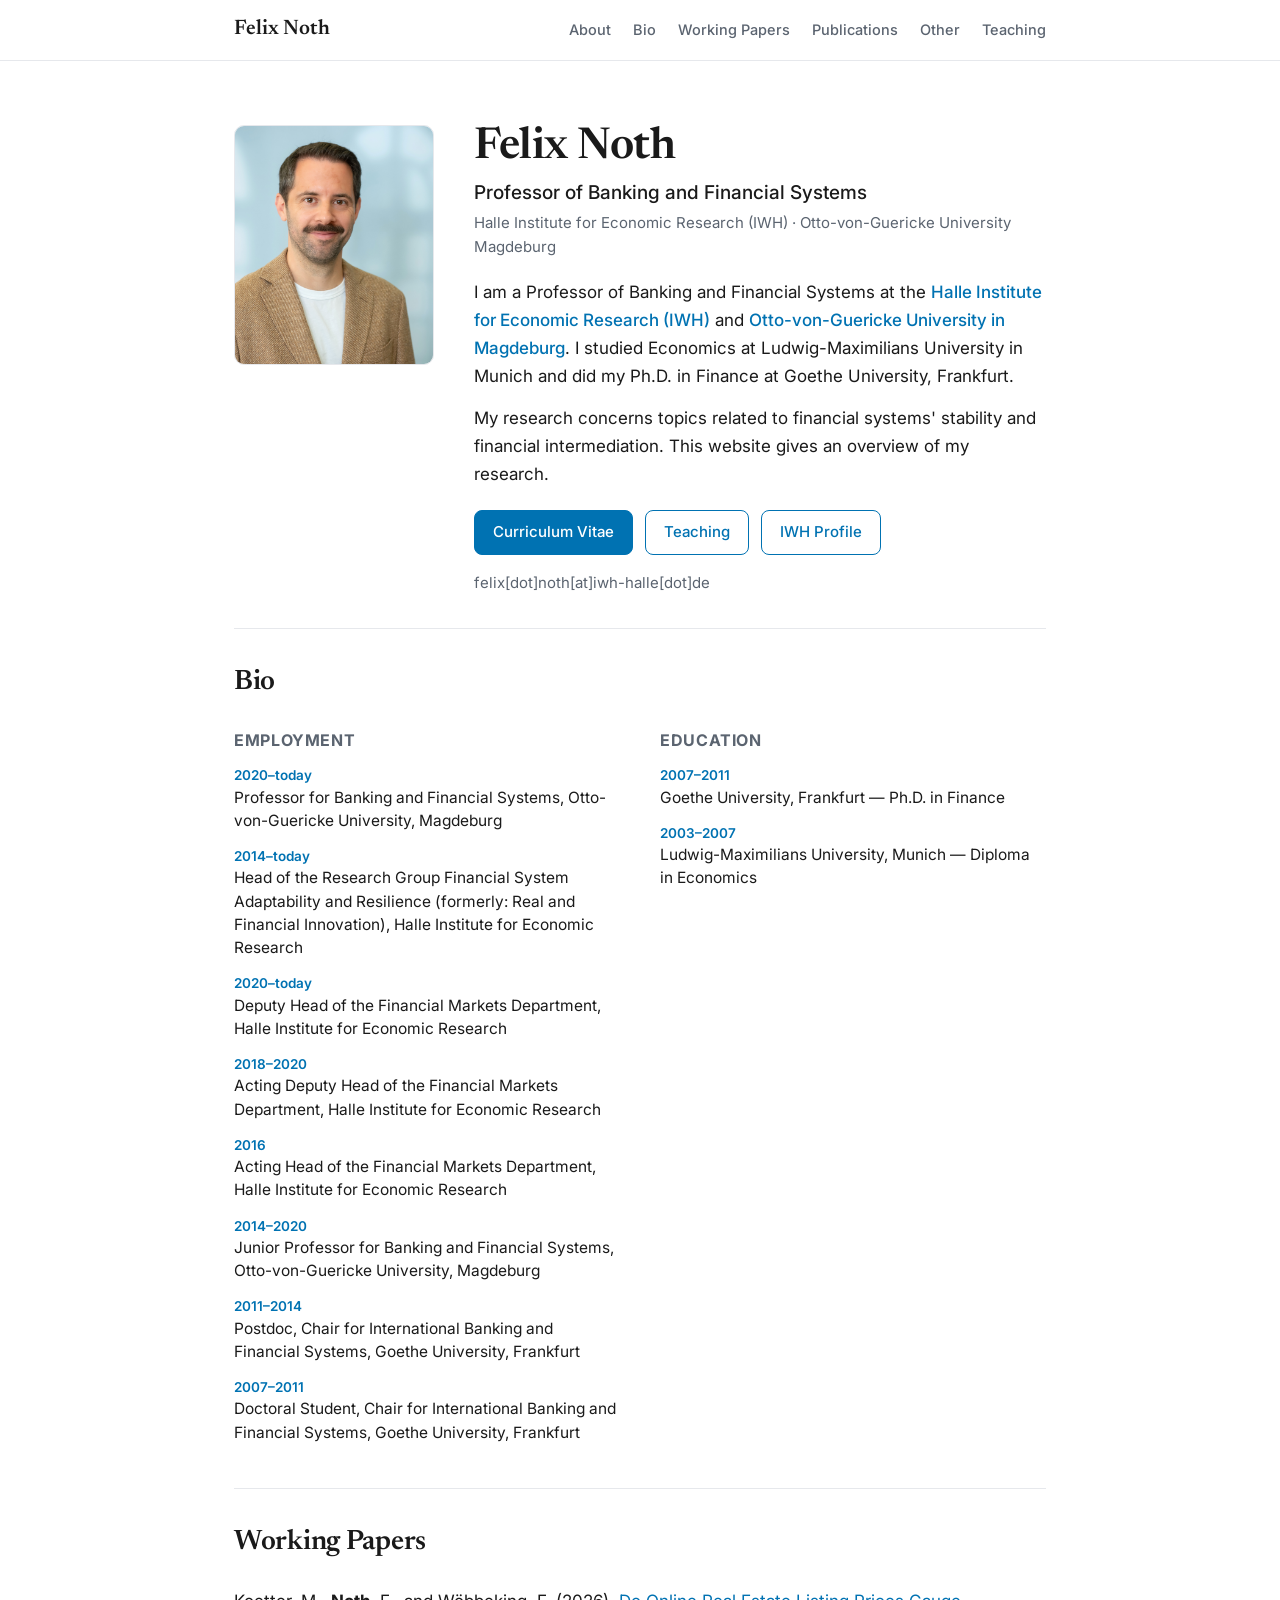
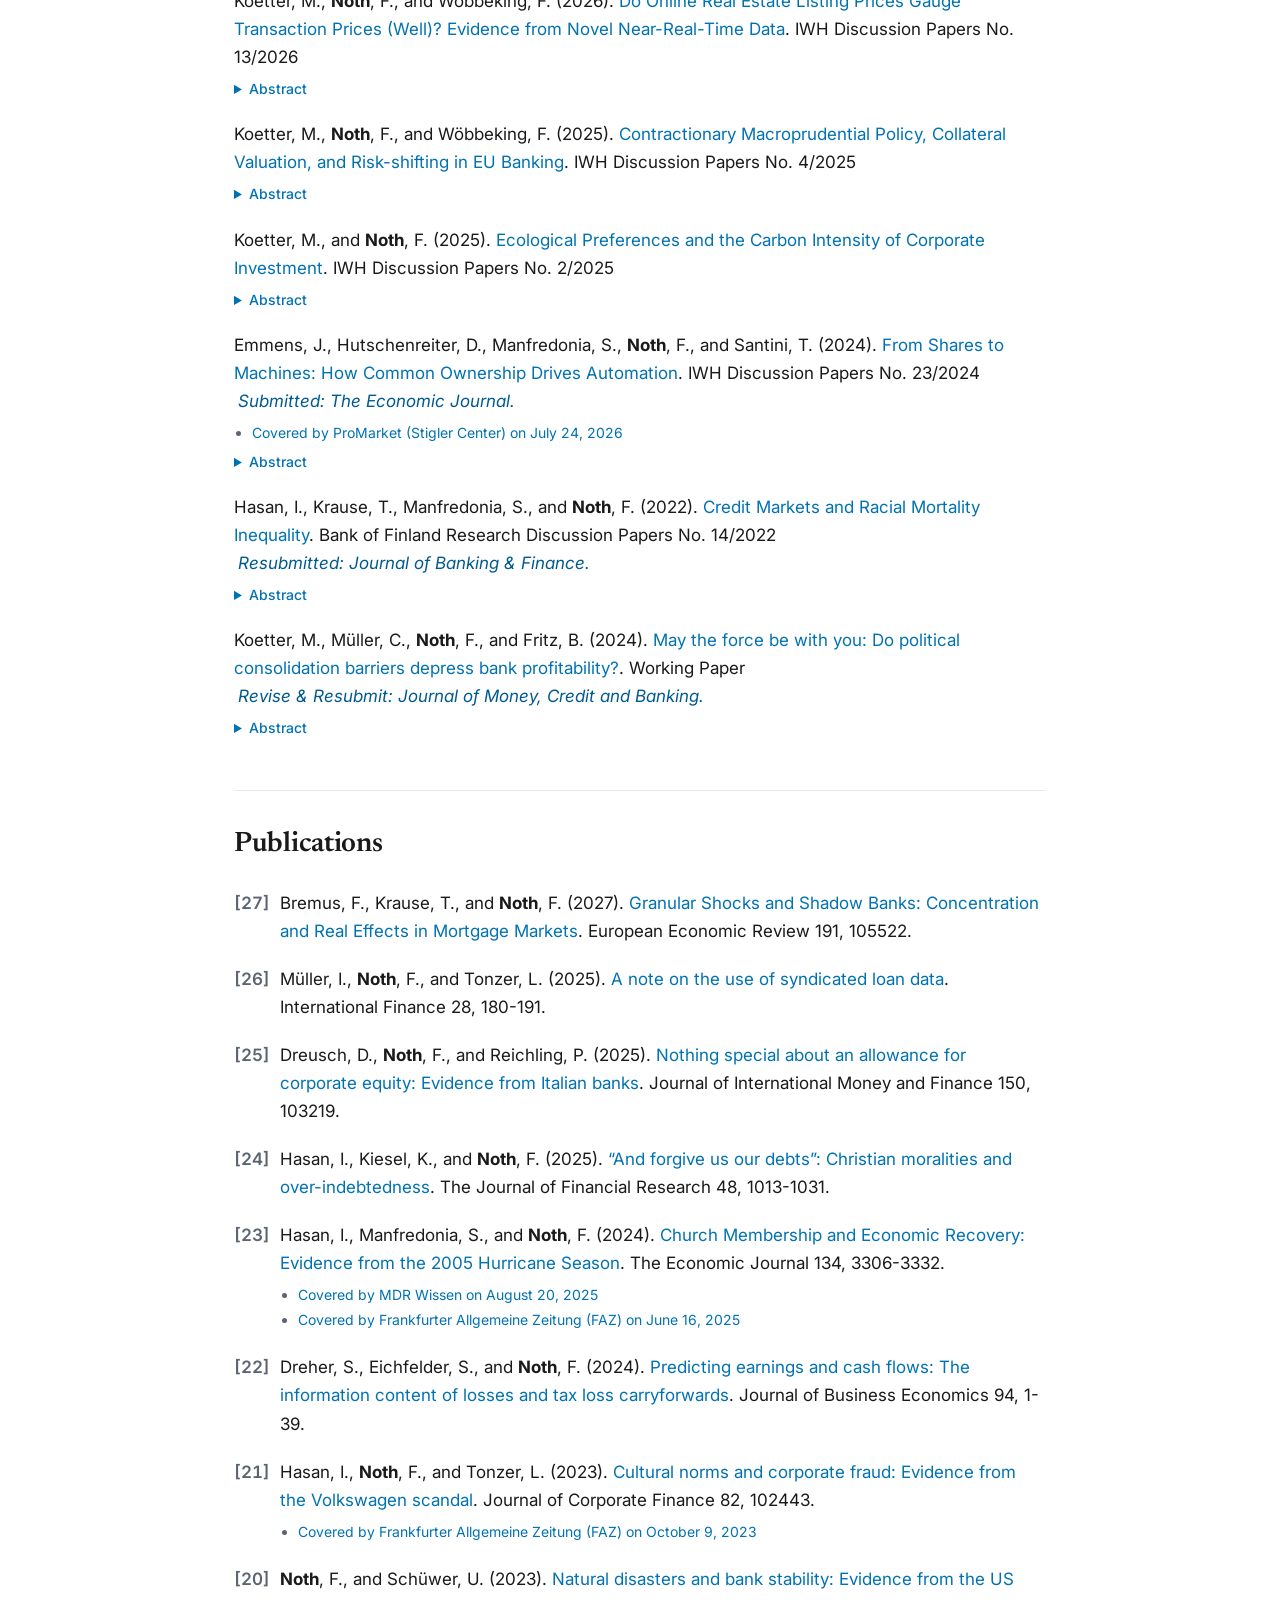
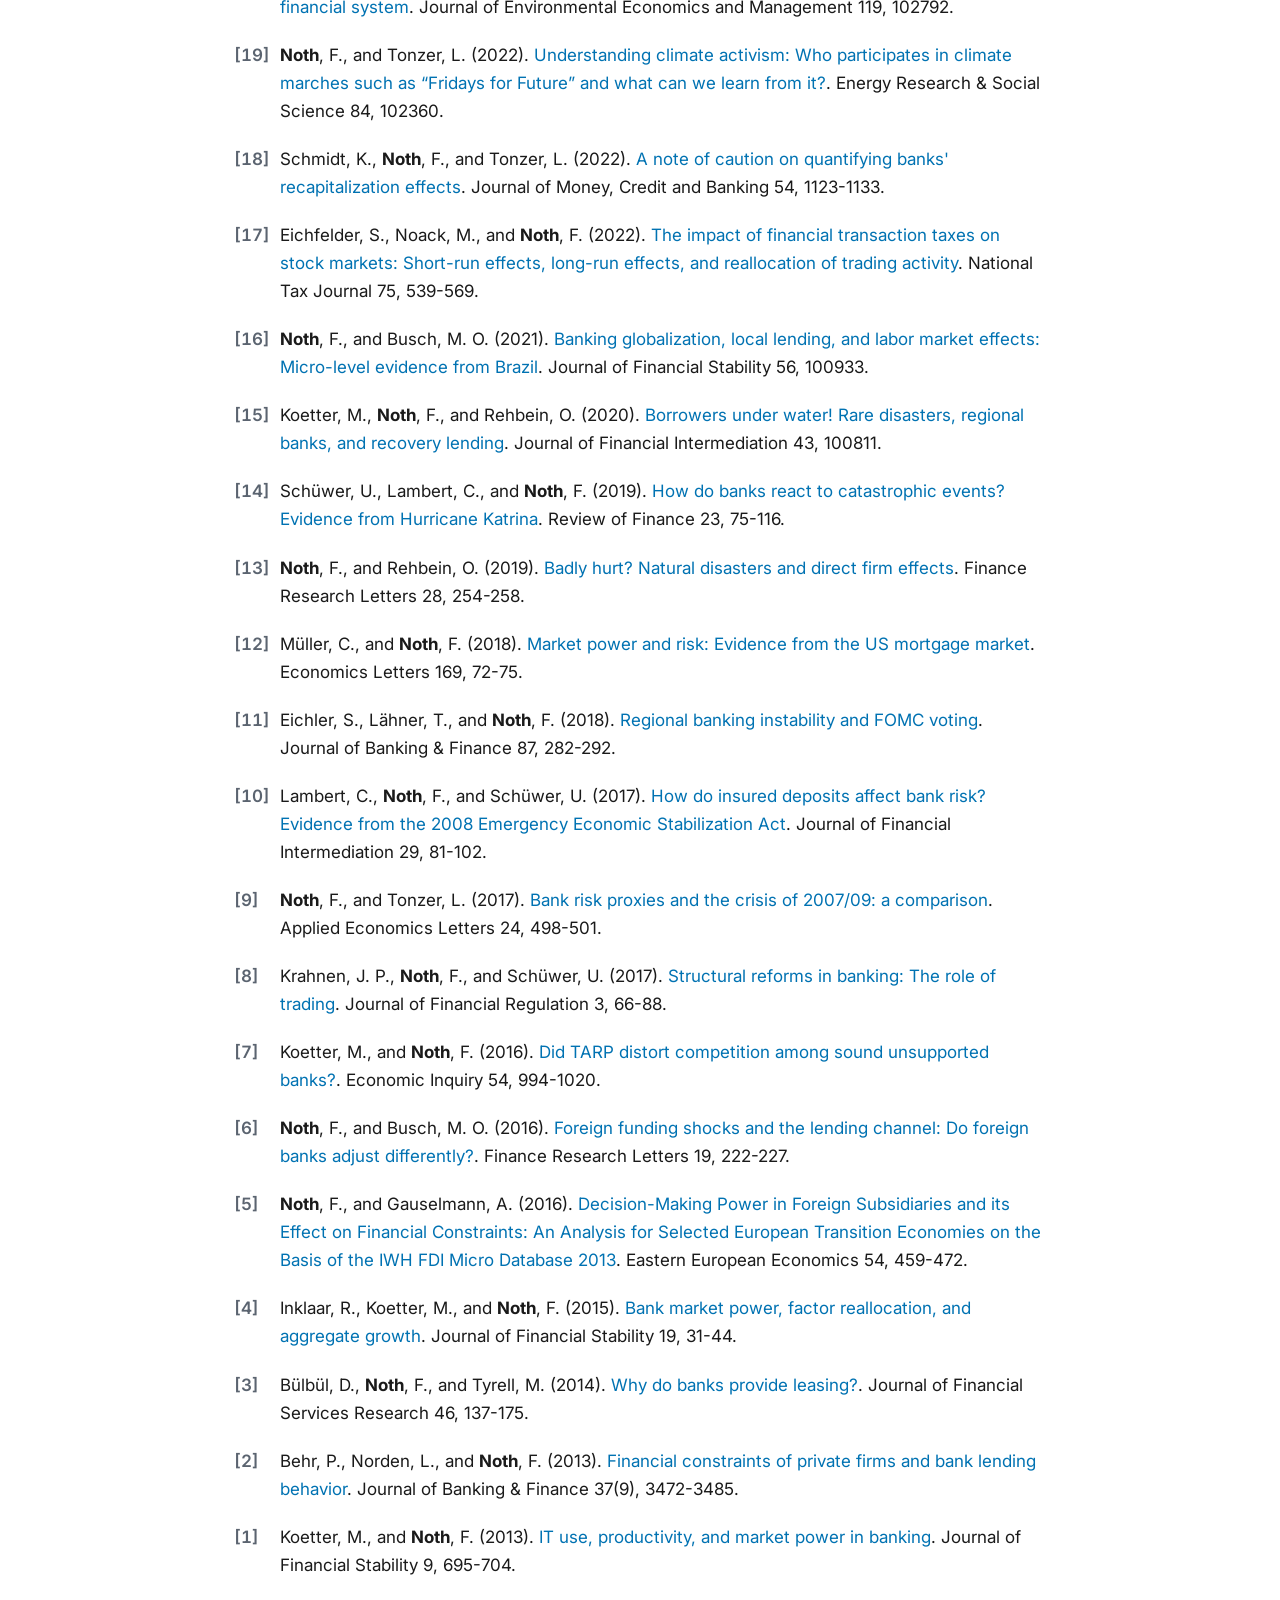
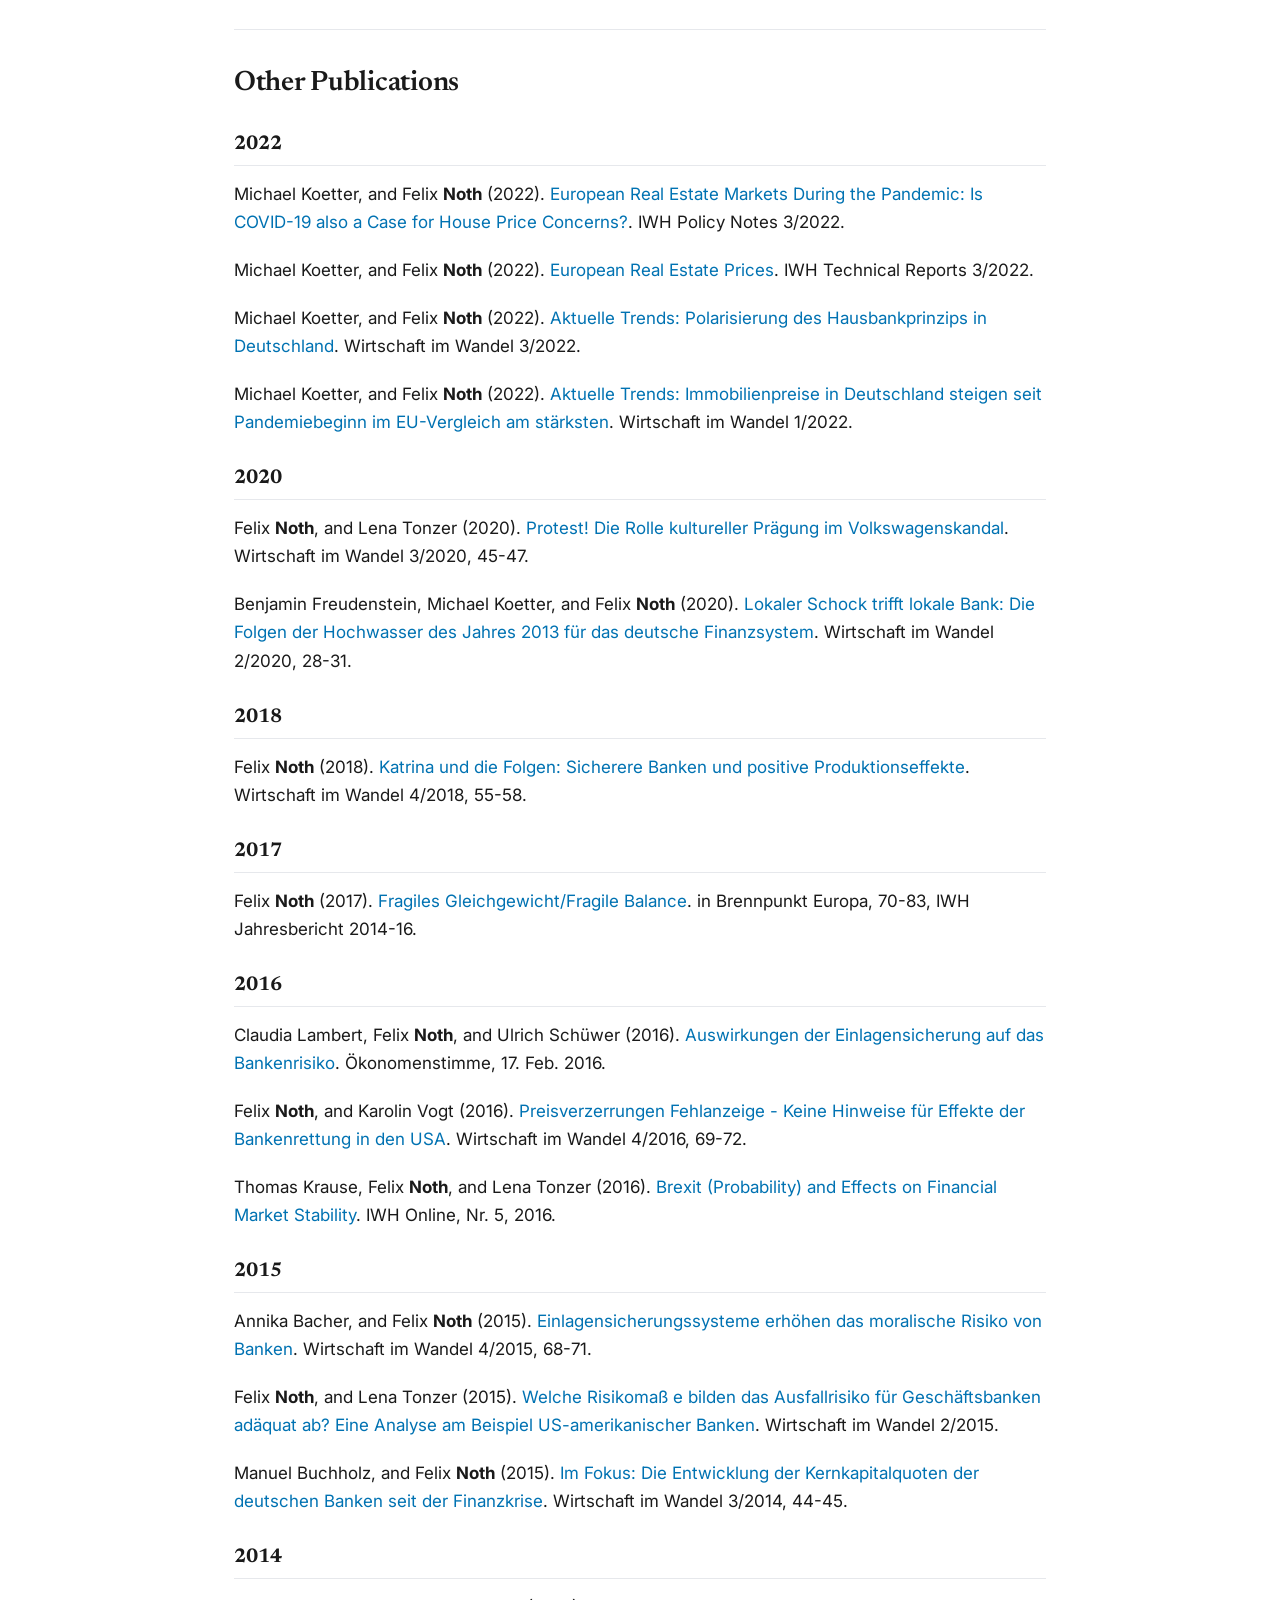
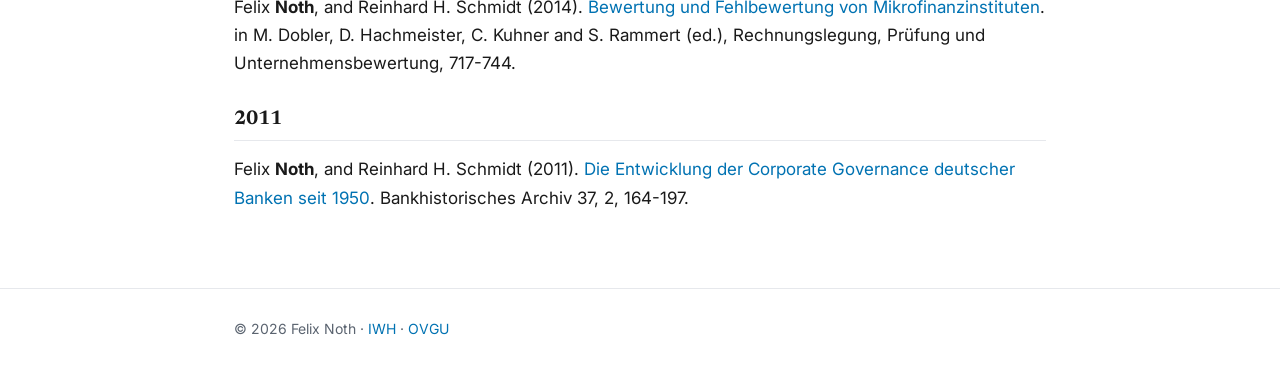
<file: index.html>
<!DOCTYPE html>
<html lang="en">
<head>
  <meta charset="utf-8">
  <meta name="viewport" content="width=device-width, initial-scale=1">
  <title>Felix Noth</title>
  <meta name="description" content="Felix Noth — Professor of Banking and Financial Systems (IWH Halle & OVGU Magdeburg). Research on financial stability and financial intermediation.">
  <link rel="preconnect" href="https://fonts.googleapis.com">
  <link rel="preconnect" href="https://fonts.gstatic.com" crossorigin>
  <link href="https://fonts.googleapis.com/css2?family=Newsreader:ital,opsz,wght@0,6..72,400;0,6..72,600;1,6..72,400&family=Inter:wght@400;500;600&display=swap" rel="stylesheet">
  <link rel="stylesheet" href="style.css">
</head>
<body>

  <header class="topnav">
    <div class="wrap nav-inner">
      <a href="#top" class="brand">Felix Noth</a>
      <nav>
        <a href="#about">About</a>
        <a href="#bio">Bio</a>
        <a href="#working-papers">Working Papers</a>
        <a href="#publications">Publications</a>
        <a href="#other">Other</a>
        <a href="/teaching/" target="_blank" rel="noopener">Teaching</a>
      </nav>
    </div>
  </header>

  <main class="wrap" id="top">

    <!-- ABOUT / HERO -->
    <section id="about" class="hero">
      <div class="hero-photo">
        <!-- Drop a square-ish photo named profile.jpg into assets/ to show it here -->
        <img src="assets/profile.jpg" alt="Felix Noth"
             onerror="this.style.display='none';this.parentNode.classList.add('noimg')">
      </div>
      <div class="hero-text">
        <h1>Felix Noth</h1>
        <p class="tagline">Professor of Banking and Financial Systems</p>
        <p class="affil">Halle Institute for Economic Research (IWH) &middot; Otto-von-Guericke University Magdeburg</p>
        <p class="lede">
          I am a Professor of Banking and Financial Systems at the
          <a href="https://www.iwh-halle.de/en/about-the-iwh/team/detail/felix-noth/" target="_blank" rel="noopener">Halle Institute for Economic Research (IWH)</a>
          and
          <a href="https://www.cepa.ovgu.de/Researchers/Jun__Prof_+Dr_+Felix+Noth-p-142.html" target="_blank" rel="noopener">Otto-von-Guericke University in Magdeburg</a>.
          I studied Economics at Ludwig-Maximilians University in Munich and did my Ph.D. in Finance at Goethe University, Frankfurt.
        </p>
        <p class="lede">
          My research concerns topics related to financial systems' stability and financial intermediation.
          This website gives an overview of my research.
        </p>
        <div class="actions">
          <a class="btn" href="cv.html">Curriculum Vitae</a>
          <a class="btn ghost" href="/teaching/" target="_blank" rel="noopener">Teaching</a>
          <a class="btn ghost" href="https://www.iwh-halle.de/en/about-the-iwh/team/detail/felix-noth/" target="_blank" rel="noopener">IWH Profile</a>
        </div>
        <p class="contact">felix<span aria-hidden="true">[dot]</span>noth<span aria-hidden="true">[at]</span>iwh-halle<span aria-hidden="true">[dot]</span>de</p>
      </div>
    </section>

    <!-- BIO -->
    <section id="bio">
      <h2>Bio</h2>
      <div class="bio-grid">
        <div>
          <h3>Employment</h3>
          <ul class="timeline">
            <li><span class="years">2020&ndash;today</span> Professor for Banking and Financial Systems, Otto-von-Guericke University, Magdeburg</li>
            <li><span class="years">2014&ndash;today</span> Head of the Research Group Financial System Adaptability and Resilience (formerly: Real and Financial Innovation), Halle Institute for Economic Research</li>
            <li><span class="years">2020&ndash;today</span> Deputy Head of the Financial Markets Department, Halle Institute for Economic Research</li>
            <li><span class="years">2018&ndash;2020</span> Acting Deputy Head of the Financial Markets Department, Halle Institute for Economic Research</li>
            <li><span class="years">2016</span> Acting Head of the Financial Markets Department, Halle Institute for Economic Research</li>
            <li><span class="years">2014&ndash;2020</span> Junior Professor for Banking and Financial Systems, Otto-von-Guericke University, Magdeburg</li>
            <li><span class="years">2011&ndash;2014</span> Postdoc, Chair for International Banking and Financial Systems, Goethe University, Frankfurt</li>
            <li><span class="years">2007&ndash;2011</span> Doctoral Student, Chair for International Banking and Financial Systems, Goethe University, Frankfurt</li>
          </ul>
        </div>
        <div>
          <h3>Education</h3>
          <ul class="timeline">
            <li><span class="years">2007&ndash;2011</span> Goethe University, Frankfurt &mdash; Ph.D. in Finance</li>
            <li><span class="years">2003&ndash;2007</span> Ludwig-Maximilians University, Munich &mdash; Diploma in Economics</li>
          </ul>
        </div>
      </div>
    </section>

    <!-- WORKING PAPERS -->
    <section id="working-papers">
      <h2>Working Papers</h2>
      <div id="working-papers-list" class="pub-list"></div>
    </section>

    <!-- PUBLICATIONS -->
    <section id="publications">
      <h2>Publications</h2>
      <div id="publications-list" class="pub-list"></div>
    </section>

    <!-- OTHER PUBLICATIONS -->
    <section id="other">
      <h2>Other Publications</h2>
      <div id="other-list" class="pub-list"></div>
    </section>

  </main>

  <footer>
    <div class="wrap">
      <p>&copy; <span id="year"></span> Felix Noth &middot;
        <a href="https://www.iwh-halle.de/en/about-the-iwh/team/detail/felix-noth/" target="_blank" rel="noopener">IWH</a> &middot;
        <a href="https://www.cepa.ovgu.de/Researchers/Jun__Prof_+Dr_+Felix+Noth-p-142.html" target="_blank" rel="noopener">OVGU</a>
      </p>
    </div>
  </footer>

  <script>document.getElementById("year").textContent = new Date().getFullYear();</script>
  <script src="bib.js"></script>
</body>
</html>
</file>
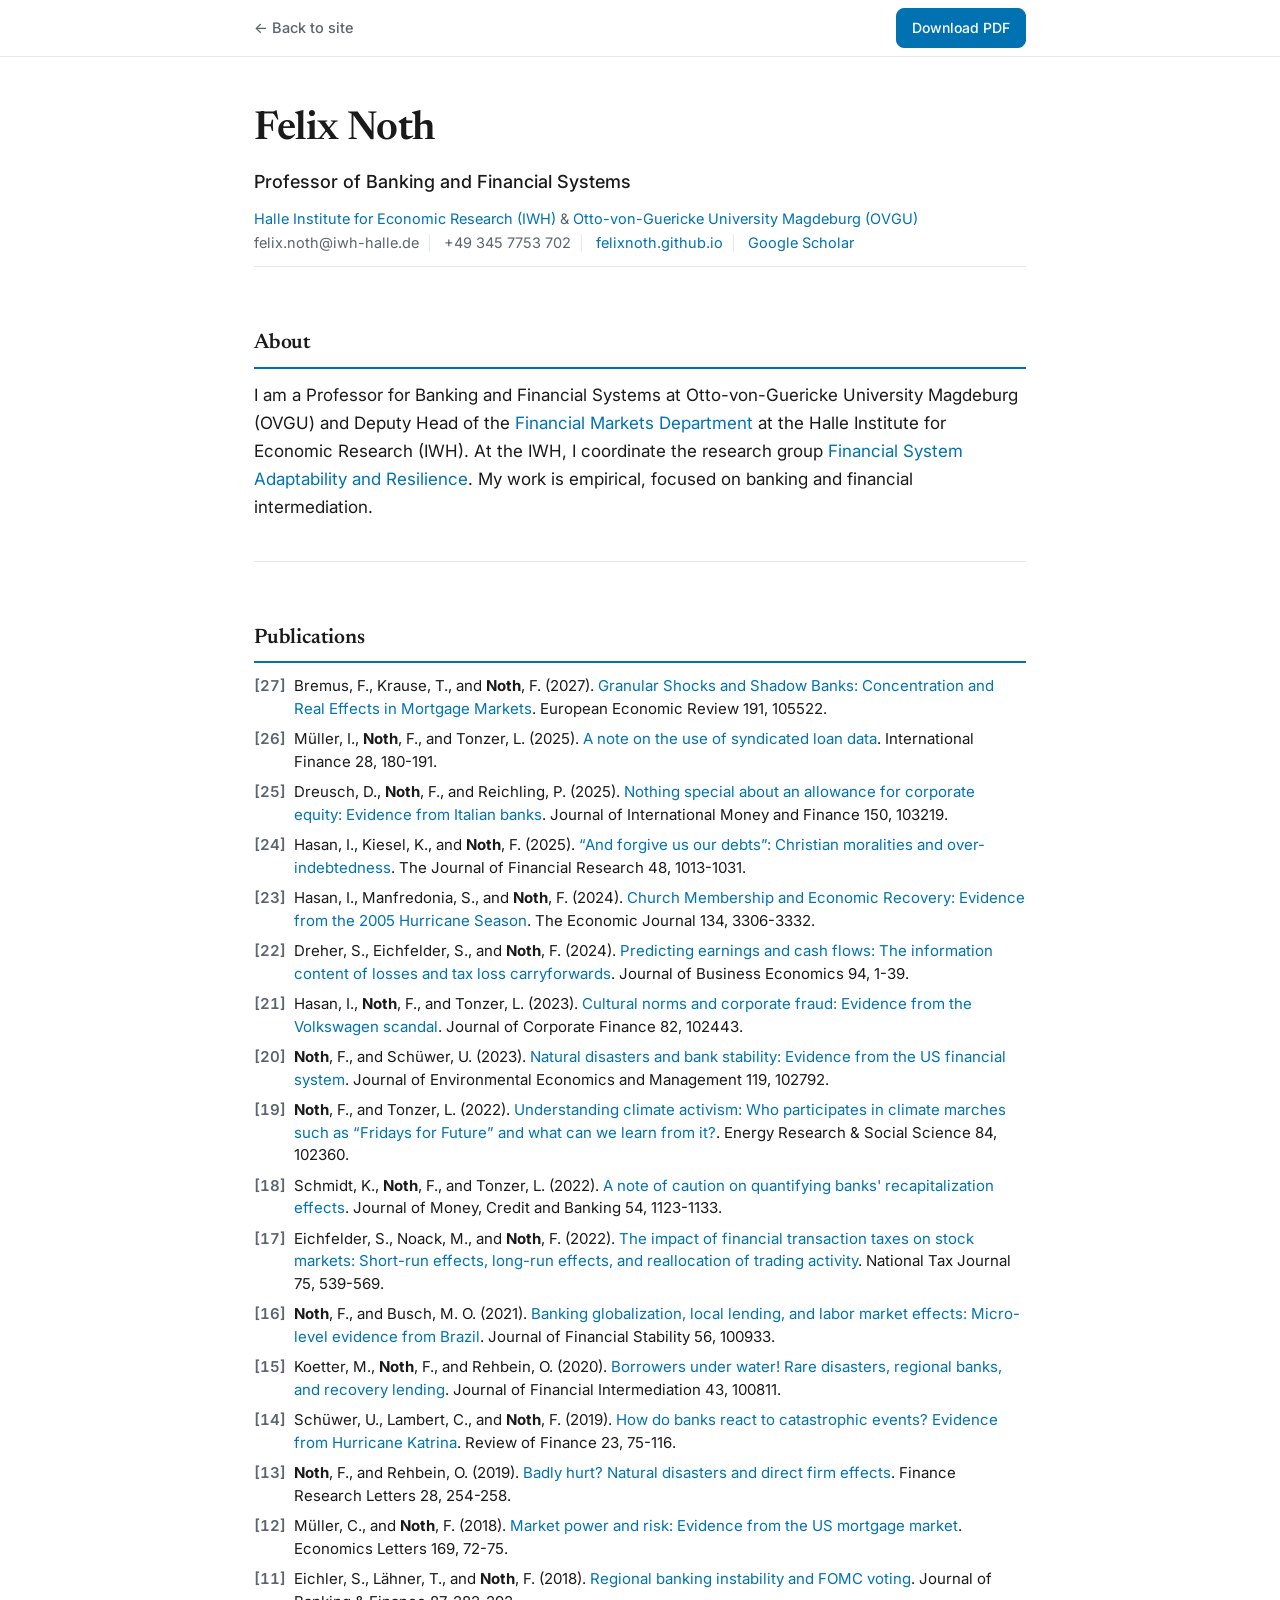
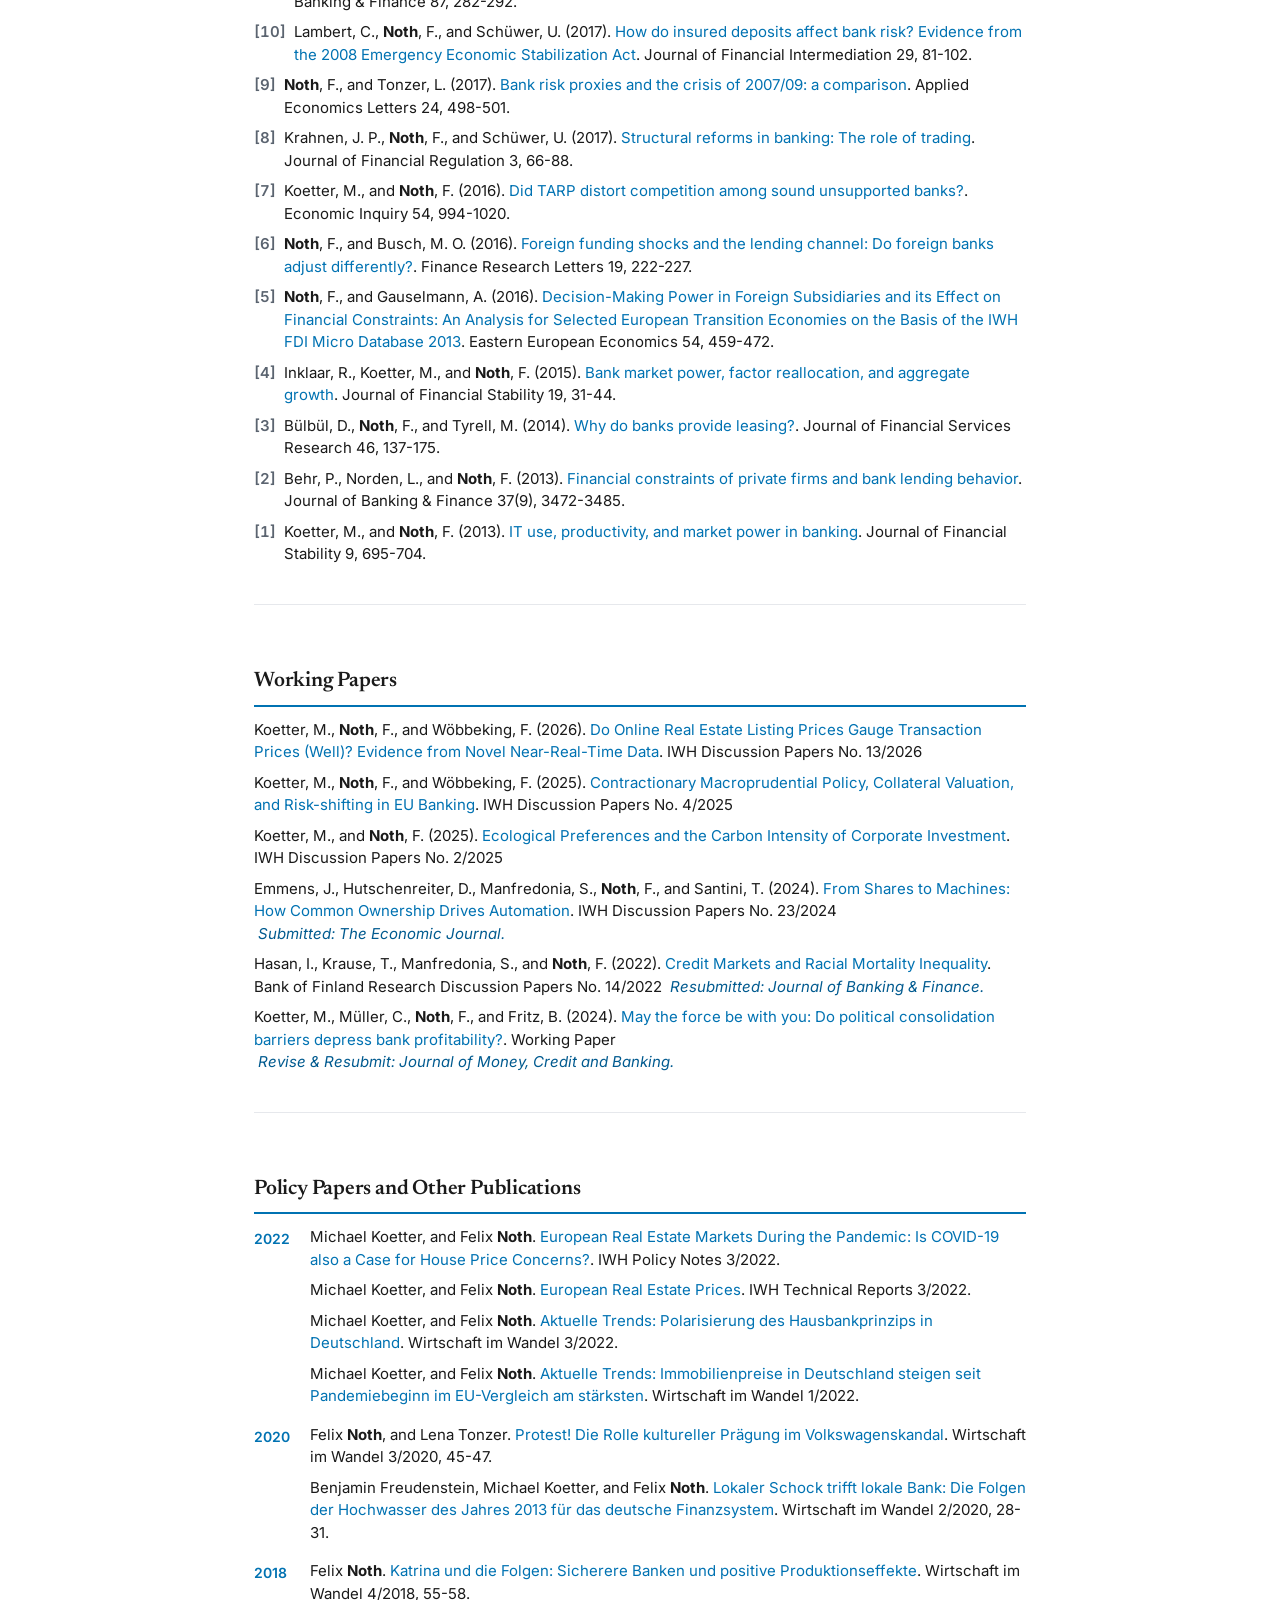
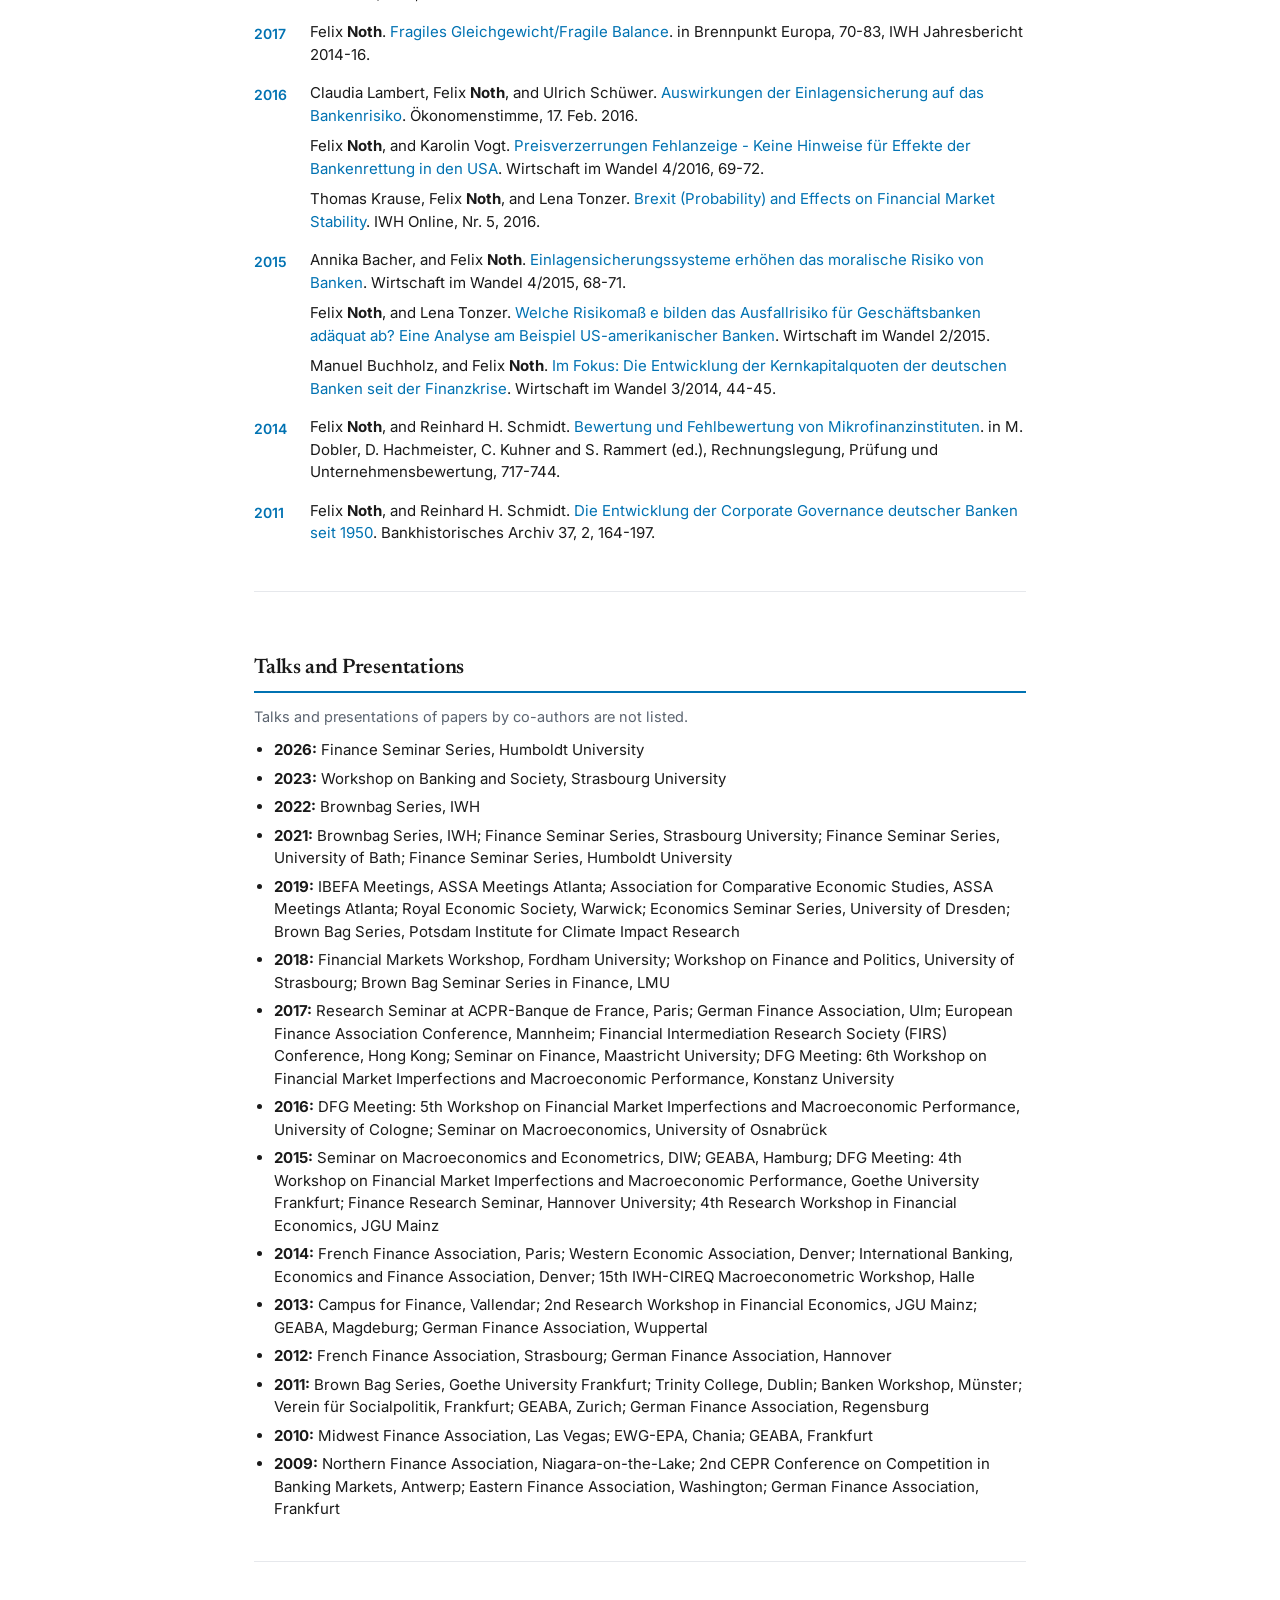
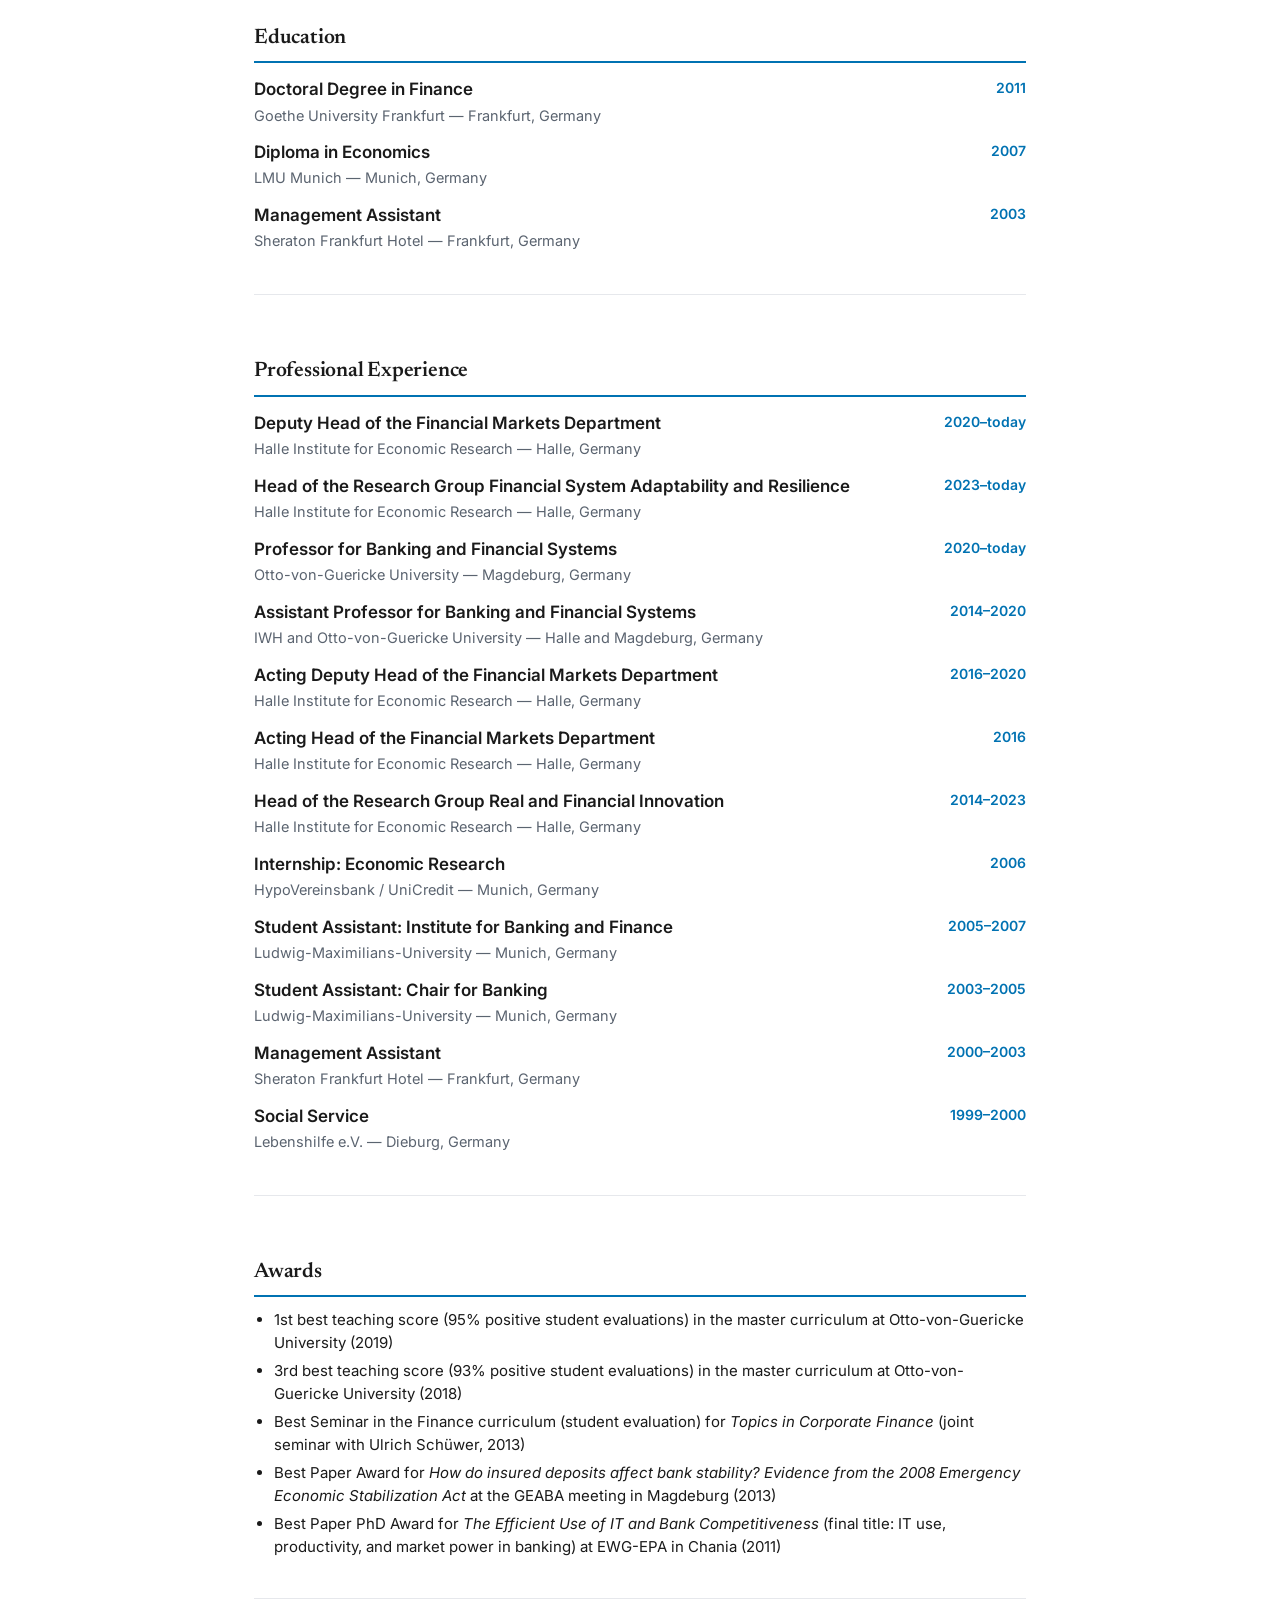
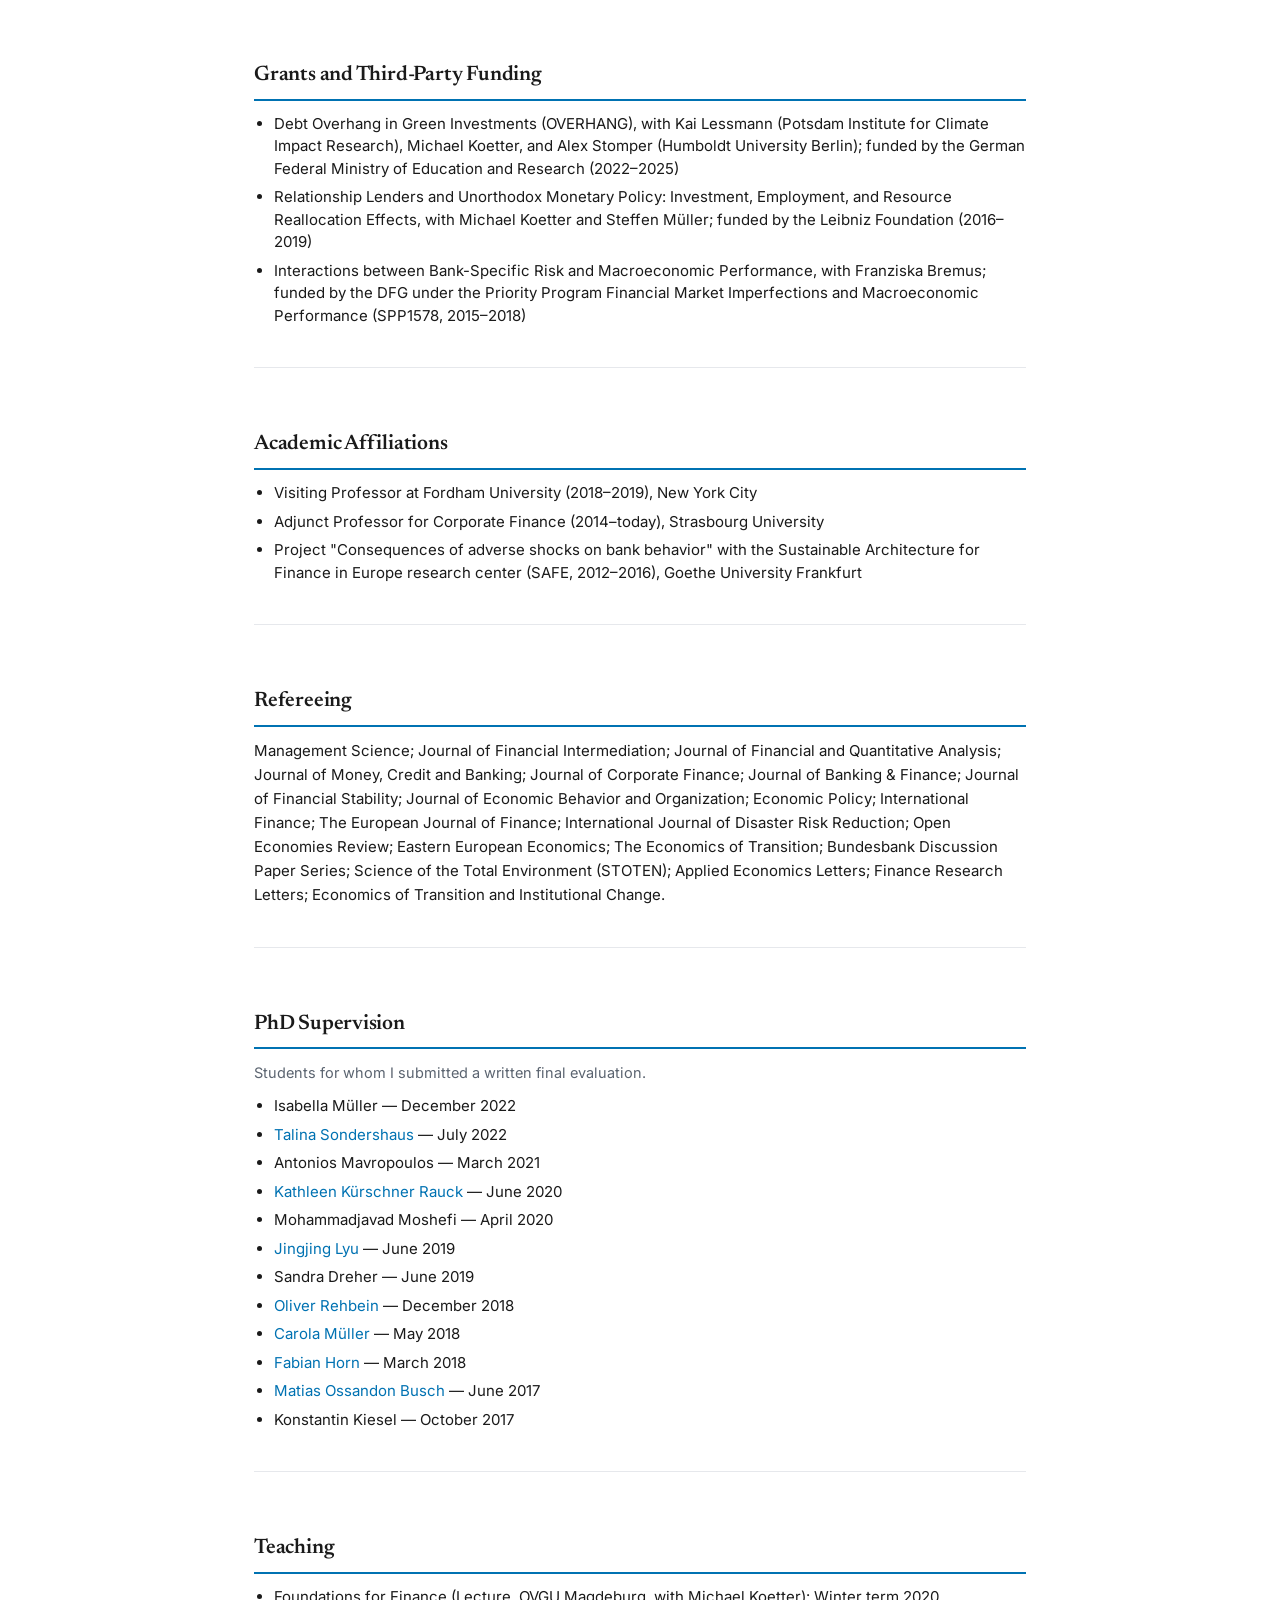
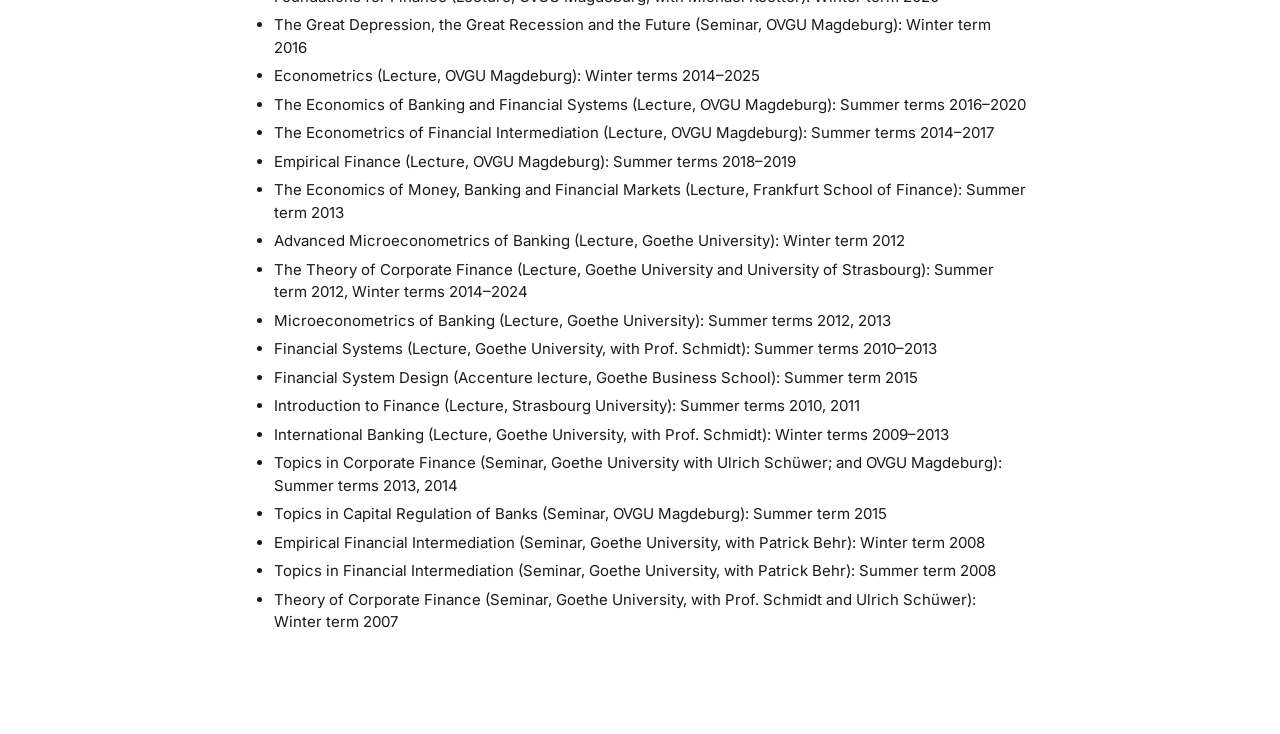
<file: cv.html>
<!DOCTYPE html>
<html lang="en">
<head>
  <meta charset="utf-8">
  <meta name="viewport" content="width=device-width, initial-scale=1">
  <title>Felix Noth — Curriculum Vitae</title>
  <meta name="description" content="Curriculum Vitae — Felix Noth, Professor of Banking and Financial Systems (IWH Halle & OVGU Magdeburg).">
  <link rel="preconnect" href="https://fonts.googleapis.com">
  <link rel="preconnect" href="https://fonts.gstatic.com" crossorigin>
  <link href="https://fonts.googleapis.com/css2?family=Newsreader:ital,opsz,wght@0,6..72,400;0,6..72,600;1,6..72,400&family=Inter:wght@400;500;600&display=swap" rel="stylesheet">
  <link rel="stylesheet" href="style.css">
  <style>
    /* ---- CV-specific layout (screen) ---- */
    .cv-toolbar {
      position: sticky; top: 0; z-index: 10;
      background: rgba(255,255,255,0.9); backdrop-filter: saturate(180%) blur(10px);
      border-bottom: 1px solid var(--line);
    }
    .cv-toolbar .wrap { display: flex; align-items: center; justify-content: space-between; height: 56px; }
    .cv-toolbar a.back { color: var(--muted); font-size: 14.5px; font-weight: 500; }
    .cv-toolbar a.back:hover { color: var(--accent); text-decoration: none; }
    .print-btn {
      border: 1px solid var(--accent); background: var(--accent); color: #fff;
      font: inherit; font-size: 14px; font-weight: 500; padding: 7px 15px;
      border-radius: 8px; cursor: pointer;
    }
    .print-btn:hover { background: var(--accent-dark); border-color: var(--accent-dark); }

    .cv { max-width: 820px; margin: 0 auto; padding: 40px 24px 60px; }
    .cv-head h1 { font-family: "Newsreader", Georgia, serif; font-size: 40px; font-weight: 600; margin: 0 0 4px; letter-spacing: -0.01em; }
    .cv-head .position { font-size: 18px; color: var(--ink); font-weight: 500; margin: 0 0 10px; }
    .cv-contact { color: var(--muted); font-size: 14.5px; line-height: 1.7; margin: 0; }
    .cv-contact a { color: var(--accent); }
    .cv-contact .sep { color: var(--line); margin: 0 8px; }

    .cv h2 {
      font-family: "Newsreader", Georgia, serif; font-size: 21px; font-weight: 600;
      margin: 30px 0 12px; padding-bottom: 5px; border-bottom: 2px solid var(--accent);
      letter-spacing: -0.01em;
    }
    .cv p { margin: 0 0 10px; }

    /* entry rows (education, experience) */
    .entry { display: flex; justify-content: space-between; gap: 20px; margin-bottom: 11px; }
    .entry .what { font-weight: 600; }
    .entry .with { color: var(--muted); font-size: 14.5px; }
    .entry .when { color: var(--accent); font-weight: 600; font-size: 14px; white-space: nowrap; padding-top: 1px; }

    /* publications */
    .cv-pub { display: flex; gap: 8px; margin-bottom: 8px; font-size: 15px; line-height: 1.5; }
    .cv-pub .num { color: var(--muted); font-variant-numeric: tabular-nums; font-weight: 600; flex: 0 0 auto; }
    .cv-year-group { display: flex; gap: 14px; margin-bottom: 8px; }
    .cv-year { color: var(--accent); font-weight: 600; font-size: 14px; flex: 0 0 42px; padding-top: 1px; }
    .status { font-style: italic; color: var(--accent-dark); }

    .cv ul.tight { margin: 0 0 10px; padding-left: 20px; }
    .cv ul.tight li { margin-bottom: 6px; font-size: 15px; line-height: 1.5; }
    .cv .talks li, .cv .teaching li { margin-bottom: 5px; }
    .cv .refereeing { font-size: 15px; line-height: 1.6; color: var(--ink); }
    .note { color: var(--muted); font-size: 14.5px; margin: -4px 0 10px; }

    /* ---- Print / PDF ---- */
    @media print {
      @page { size: A4; margin: 16mm 15mm; }
      html, body { background: #fff; }
      .cv-toolbar, .print-btn, .no-print { display: none !important; }
      .cv { max-width: none; margin: 0; padding: 0; }
      body { font-size: 10.5pt; line-height: 1.4; color: #000; }
      a { color: #000; text-decoration: none; }
      .cv-head h1 { font-size: 22pt; }
      .cv-head .position { font-size: 12pt; }
      .cv-contact { font-size: 9pt; }
      .cv h2 { font-size: 13pt; margin: 16px 0 7px; break-after: avoid; }
      .entry, .cv-pub, .cv-year-group, li { break-inside: avoid; }
      .cv-pub, .cv ul.tight li { font-size: 9.5pt; margin-bottom: 4px; }
      .status, .entry .when, .cv-year, .cv-pub .num { color: #000; }
      .entry .with, .cv-contact, .note { color: #333; }
    }
  </style>
</head>
<body>

  <div class="cv-toolbar no-print">
    <div class="wrap" style="max-width:820px;">
      <a href="index.html" class="back">&larr; Back to site</a>
      <button class="print-btn" onclick="window.print()">Download PDF</button>
    </div>
  </div>

  <main class="cv">

    <header class="cv-head">
      <h1>Felix Noth</h1>
      <p class="position">Professor of Banking and Financial Systems</p>
      <p class="cv-contact">
        <a href="https://www.iwh-halle.de/en/about-the-iwh/team/detail/felix-noth" target="_blank" rel="noopener">Halle Institute for Economic Research (IWH)</a>
        &amp;
        <a href="https://www.ovgu.de/Noth.html" target="_blank" rel="noopener">Otto-von-Guericke University Magdeburg (OVGU)</a>
        <br>
        <span>felix.noth@iwh-halle.de</span><span class="sep">|</span>
        <span>+49 345 7753 702</span><span class="sep">|</span>
        <a href="https://felixnoth.github.io" target="_blank" rel="noopener">felixnoth.github.io</a><span class="sep">|</span>
        <a href="https://scholar.google.de/citations?user=FFjJKUEAAAAJ&hl=de" target="_blank" rel="noopener">Google Scholar</a>
      </p>
    </header>

    <section>
      <h2>About</h2>
      <p>I am a Professor for Banking and Financial Systems at Otto-von-Guericke University Magdeburg (OVGU) and Deputy Head of the <a href="https://www.iwh-halle.de/en/about-the-iwh/research-departments/detail/financial-markets" target="_blank" rel="noopener">Financial Markets Department</a> at the Halle Institute for Economic Research (IWH). At the IWH, I coordinate the research group <a href="https://www.iwh-halle.de/en/research/research-groups/detail/financial-system-adaptability-and-resilience" target="_blank" rel="noopener">Financial System Adaptability and Resilience</a>. My work is empirical, focused on banking and financial intermediation.</p>
    </section>

    <section>
      <h2>Publications</h2>
      <div id="cv-publications" class="bib-target"></div>
    </section>

    <section>
      <h2>Working Papers</h2>
      <div id="cv-working-papers" class="bib-target"></div>
    </section>

    <section>
      <h2>Policy Papers and Other Publications</h2>
      <div id="cv-other" class="bib-target"></div>
    </section>

    <section>
      <h2>Talks and Presentations</h2>
      <p class="note">Talks and presentations of papers by co-authors are not listed.</p>
      <ul class="tight talks">
        <li><strong>2026:</strong> Finance Seminar Series, Humboldt University</li>
        <li><strong>2023:</strong> Workshop on Banking and Society, Strasbourg University</li>
        <li><strong>2022:</strong> Brownbag Series, IWH</li>
        <li><strong>2021:</strong> Brownbag Series, IWH; Finance Seminar Series, Strasbourg University; Finance Seminar Series, University of Bath; Finance Seminar Series, Humboldt University</li>
        <li><strong>2019:</strong> IBEFA Meetings, ASSA Meetings Atlanta; Association for Comparative Economic Studies, ASSA Meetings Atlanta; Royal Economic Society, Warwick; Economics Seminar Series, University of Dresden; Brown Bag Series, Potsdam Institute for Climate Impact Research</li>
        <li><strong>2018:</strong> Financial Markets Workshop, Fordham University; Workshop on Finance and Politics, University of Strasbourg; Brown Bag Seminar Series in Finance, LMU</li>
        <li><strong>2017:</strong> Research Seminar at ACPR-Banque de France, Paris; German Finance Association, Ulm; European Finance Association Conference, Mannheim; Financial Intermediation Research Society (FIRS) Conference, Hong Kong; Seminar on Finance, Maastricht University; DFG Meeting: 6th Workshop on Financial Market Imperfections and Macroeconomic Performance, Konstanz University</li>
        <li><strong>2016:</strong> DFG Meeting: 5th Workshop on Financial Market Imperfections and Macroeconomic Performance, University of Cologne; Seminar on Macroeconomics, University of Osnabrück</li>
        <li><strong>2015:</strong> Seminar on Macroeconomics and Econometrics, DIW; GEABA, Hamburg; DFG Meeting: 4th Workshop on Financial Market Imperfections and Macroeconomic Performance, Goethe University Frankfurt; Finance Research Seminar, Hannover University; 4th Research Workshop in Financial Economics, JGU Mainz</li>
        <li><strong>2014:</strong> French Finance Association, Paris; Western Economic Association, Denver; International Banking, Economics and Finance Association, Denver; 15th IWH-CIREQ Macroeconometric Workshop, Halle</li>
        <li><strong>2013:</strong> Campus for Finance, Vallendar; 2nd Research Workshop in Financial Economics, JGU Mainz; GEABA, Magdeburg; German Finance Association, Wuppertal</li>
        <li><strong>2012:</strong> French Finance Association, Strasbourg; German Finance Association, Hannover</li>
        <li><strong>2011:</strong> Brown Bag Series, Goethe University Frankfurt; Trinity College, Dublin; Banken Workshop, Münster; Verein für Socialpolitik, Frankfurt; GEABA, Zurich; German Finance Association, Regensburg</li>
        <li><strong>2010:</strong> Midwest Finance Association, Las Vegas; EWG-EPA, Chania; GEABA, Frankfurt</li>
        <li><strong>2009:</strong> Northern Finance Association, Niagara-on-the-Lake; 2nd CEPR Conference on Competition in Banking Markets, Antwerp; Eastern Finance Association, Washington; German Finance Association, Frankfurt</li>
      </ul>
    </section>

    <section>
      <h2>Education</h2>
      <div class="entry"><div><div class="what">Doctoral Degree in Finance</div><div class="with">Goethe University Frankfurt — Frankfurt, Germany</div></div><div class="when">2011</div></div>
      <div class="entry"><div><div class="what">Diploma in Economics</div><div class="with">LMU Munich — Munich, Germany</div></div><div class="when">2007</div></div>
      <div class="entry"><div><div class="what">Management Assistant</div><div class="with">Sheraton Frankfurt Hotel — Frankfurt, Germany</div></div><div class="when">2003</div></div>
    </section>

    <section>
      <h2>Professional Experience</h2>
      <div class="entry"><div><div class="what">Deputy Head of the Financial Markets Department</div><div class="with">Halle Institute for Economic Research — Halle, Germany</div></div><div class="when">2020–today</div></div>
      <div class="entry"><div><div class="what">Head of the Research Group Financial System Adaptability and Resilience</div><div class="with">Halle Institute for Economic Research — Halle, Germany</div></div><div class="when">2023–today</div></div>
      <div class="entry"><div><div class="what">Professor for Banking and Financial Systems</div><div class="with">Otto-von-Guericke University — Magdeburg, Germany</div></div><div class="when">2020–today</div></div>
      <div class="entry"><div><div class="what">Assistant Professor for Banking and Financial Systems</div><div class="with">IWH and Otto-von-Guericke University — Halle and Magdeburg, Germany</div></div><div class="when">2014–2020</div></div>
      <div class="entry"><div><div class="what">Acting Deputy Head of the Financial Markets Department</div><div class="with">Halle Institute for Economic Research — Halle, Germany</div></div><div class="when">2016–2020</div></div>
      <div class="entry"><div><div class="what">Acting Head of the Financial Markets Department</div><div class="with">Halle Institute for Economic Research — Halle, Germany</div></div><div class="when">2016</div></div>
      <div class="entry"><div><div class="what">Head of the Research Group Real and Financial Innovation</div><div class="with">Halle Institute for Economic Research — Halle, Germany</div></div><div class="when">2014–2023</div></div>
      <div class="entry"><div><div class="what">Internship: Economic Research</div><div class="with">HypoVereinsbank / UniCredit — Munich, Germany</div></div><div class="when">2006</div></div>
      <div class="entry"><div><div class="what">Student Assistant: Institute for Banking and Finance</div><div class="with">Ludwig-Maximilians-University — Munich, Germany</div></div><div class="when">2005–2007</div></div>
      <div class="entry"><div><div class="what">Student Assistant: Chair for Banking</div><div class="with">Ludwig-Maximilians-University — Munich, Germany</div></div><div class="when">2003–2005</div></div>
      <div class="entry"><div><div class="what">Management Assistant</div><div class="with">Sheraton Frankfurt Hotel — Frankfurt, Germany</div></div><div class="when">2000–2003</div></div>
      <div class="entry"><div><div class="what">Social Service</div><div class="with">Lebenshilfe e.V. — Dieburg, Germany</div></div><div class="when">1999–2000</div></div>
    </section>

    <section>
      <h2>Awards</h2>
      <ul class="tight">
        <li>1st best teaching score (95% positive student evaluations) in the master curriculum at Otto-von-Guericke University (2019)</li>
        <li>3rd best teaching score (93% positive student evaluations) in the master curriculum at Otto-von-Guericke University (2018)</li>
        <li>Best Seminar in the Finance curriculum (student evaluation) for <em>Topics in Corporate Finance</em> (joint seminar with Ulrich Schüwer, 2013)</li>
        <li>Best Paper Award for <em>How do insured deposits affect bank stability? Evidence from the 2008 Emergency Economic Stabilization Act</em> at the GEABA meeting in Magdeburg (2013)</li>
        <li>Best Paper PhD Award for <em>The Efficient Use of IT and Bank Competitiveness</em> (final title: IT use, productivity, and market power in banking) at EWG-EPA in Chania (2011)</li>
      </ul>
    </section>

    <section>
      <h2>Grants and Third-Party Funding</h2>
      <ul class="tight">
        <li>Debt Overhang in Green Investments (OVERHANG), with Kai Lessmann (Potsdam Institute for Climate Impact Research), Michael Koetter, and Alex Stomper (Humboldt University Berlin); funded by the German Federal Ministry of Education and Research (2022–2025)</li>
        <li>Relationship Lenders and Unorthodox Monetary Policy: Investment, Employment, and Resource Reallocation Effects, with Michael Koetter and Steffen Müller; funded by the Leibniz Foundation (2016–2019)</li>
        <li>Interactions between Bank-Specific Risk and Macroeconomic Performance, with Franziska Bremus; funded by the DFG under the Priority Program Financial Market Imperfections and Macroeconomic Performance (SPP1578, 2015–2018)</li>
      </ul>
    </section>

    <section>
      <h2>Academic Affiliations</h2>
      <ul class="tight">
        <li>Visiting Professor at Fordham University (2018–2019), New York City</li>
        <li>Adjunct Professor for Corporate Finance (2014–today), Strasbourg University</li>
        <li>Project "Consequences of adverse shocks on bank behavior" with the Sustainable Architecture for Finance in Europe research center (SAFE, 2012–2016), Goethe University Frankfurt</li>
      </ul>
    </section>

    <section>
      <h2>Refereeing</h2>
      <p class="refereeing">Management Science; Journal of Financial Intermediation; Journal of Financial and Quantitative Analysis; Journal of Money, Credit and Banking; Journal of Corporate Finance; Journal of Banking &amp; Finance; Journal of Financial Stability; Journal of Economic Behavior and Organization; Economic Policy; International Finance; The European Journal of Finance; International Journal of Disaster Risk Reduction; Open Economies Review; Eastern European Economics; The Economics of Transition; Bundesbank Discussion Paper Series; Science of the Total Environment (STOTEN); Applied Economics Letters; Finance Research Letters; Economics of Transition and Institutional Change.</p>
    </section>

    <section>
      <h2>PhD Supervision</h2>
      <p class="note">Students for whom I submitted a written final evaluation.</p>
      <ul class="tight">
        <li>Isabella Müller — December 2022</li>
        <li><a href="https://sites.google.com/view/talinasondershaus/home" target="_blank" rel="noopener">Talina Sondershaus</a> — July 2022</li>
        <li>Antonios Mavropoulos — March 2021</li>
        <li><a href="https://www.unisg.ch/de/universitaet/ueber-uns/organisation/detail/person-id/7962ff02-e62f-43b9-b839-53fd1760ce54/" target="_blank" rel="noopener">Kathleen Kürschner Rauck</a> — June 2020</li>
        <li>Mohammadjavad Moshefi — April 2020</li>
        <li><a href="https://www.wiwi.uni-muenster.de/oeew/de/dr-jingjing-lyu" target="_blank" rel="noopener">Jingjing Lyu</a> — June 2019</li>
        <li>Sandra Dreher — June 2019</li>
        <li><a href="https://sites.google.com/site/oliverrehbeinfin/home" target="_blank" rel="noopener">Oliver Rehbein</a> — December 2018</li>
        <li><a href="https://carolamueller.weebly.com/" target="_blank" rel="noopener">Carola Müller</a> — May 2018</li>
        <li><a href="https://de.linkedin.com/in/dr-fabian-horn-b56221a9" target="_blank" rel="noopener">Fabian Horn</a> — March 2018</li>
        <li><a href="https://ossandon-busch.weebly.com/" target="_blank" rel="noopener">Matias Ossandon Busch</a> — June 2017</li>
        <li>Konstantin Kiesel — October 2017</li>
      </ul>
    </section>

    <section>
      <h2>Teaching</h2>
      <ul class="tight teaching">
        <li>Foundations for Finance (Lecture, OVGU Magdeburg, with Michael Koetter): Winter term 2020</li>
        <li>The Great Depression, the Great Recession and the Future (Seminar, OVGU Magdeburg): Winter term 2016</li>
        <li>Econometrics (Lecture, OVGU Magdeburg): Winter terms 2014–2025</li>
        <li>The Economics of Banking and Financial Systems (Lecture, OVGU Magdeburg): Summer terms 2016–2020</li>
        <li>The Econometrics of Financial Intermediation (Lecture, OVGU Magdeburg): Summer terms 2014–2017</li>
        <li>Empirical Finance (Lecture, OVGU Magdeburg): Summer terms 2018–2019</li>
        <li>The Economics of Money, Banking and Financial Markets (Lecture, Frankfurt School of Finance): Summer term 2013</li>
        <li>Advanced Microeconometrics of Banking (Lecture, Goethe University): Winter term 2012</li>
        <li>The Theory of Corporate Finance (Lecture, Goethe University and University of Strasbourg): Summer term 2012, Winter terms 2014–2024</li>
        <li>Microeconometrics of Banking (Lecture, Goethe University): Summer terms 2012, 2013</li>
        <li>Financial Systems (Lecture, Goethe University, with Prof. Schmidt): Summer terms 2010–2013</li>
        <li>Financial System Design (Accenture lecture, Goethe Business School): Summer term 2015</li>
        <li>Introduction to Finance (Lecture, Strasbourg University): Summer terms 2010, 2011</li>
        <li>International Banking (Lecture, Goethe University, with Prof. Schmidt): Winter terms 2009–2013</li>
        <li>Topics in Corporate Finance (Seminar, Goethe University with Ulrich Schüwer; and OVGU Magdeburg): Summer terms 2013, 2014</li>
        <li>Topics in Capital Regulation of Banks (Seminar, OVGU Magdeburg): Summer term 2015</li>
        <li>Empirical Financial Intermediation (Seminar, Goethe University, with Patrick Behr): Winter term 2008</li>
        <li>Topics in Financial Intermediation (Seminar, Goethe University, with Patrick Behr): Summer term 2008</li>
        <li>Theory of Corporate Finance (Seminar, Goethe University, with Prof. Schmidt and Ulrich Schüwer): Winter term 2007</li>
      </ul>
    </section>

  </main>

  <script src="cv.js"></script>
</body>
</html>
</file>
<file: style.css>
:root {
  --ink: #1a1a1a;
  --muted: #5b6470;
  --line: #e6e8ec;
  --bg: #ffffff;
  --bg-soft: #f7f8fa;
  --accent: #0072b2;        /* Okabe-Ito blue, colorblind-safe */
  --accent-dark: #005a8f;
  --maxw: 860px;
}

* { box-sizing: border-box; }

html { scroll-behavior: smooth; }

body {
  margin: 0;
  color: var(--ink);
  background: var(--bg);
  font-family: "Inter", -apple-system, BlinkMacSystemFont, "Segoe UI", Helvetica, Arial, sans-serif;
  font-size: 17px;
  line-height: 1.65;
  -webkit-font-smoothing: antialiased;
}

.wrap { max-width: var(--maxw); margin: 0 auto; padding: 0 24px; }

a { color: var(--accent); text-decoration: none; }
a:hover { color: var(--accent-dark); text-decoration: underline; }

/* ---------- Top nav ---------- */
.topnav {
  position: sticky; top: 0; z-index: 10;
  background: rgba(255,255,255,0.88);
  backdrop-filter: saturate(180%) blur(10px);
  border-bottom: 1px solid var(--line);
}
.nav-inner { display: flex; align-items: center; justify-content: space-between; height: 60px; }
.brand {
  font-family: "Newsreader", Georgia, serif;
  font-size: 21px; font-weight: 600; color: var(--ink);
}
.brand:hover { text-decoration: none; color: var(--accent); }
.topnav nav { display: flex; gap: 22px; }
.topnav nav a {
  color: var(--muted); font-size: 14.5px; font-weight: 500;
}
.topnav nav a:hover { color: var(--accent); text-decoration: none; }

/* ---------- Hero ---------- */
.hero {
  display: grid; grid-template-columns: 200px 1fr; gap: 40px;
  align-items: start; padding: 64px 0 32px;
}
.hero-photo img {
  width: 200px; height: 240px; object-fit: cover;
  border-radius: 10px; border: 1px solid var(--line);
}
.hero-photo.noimg {
  width: 200px; height: 240px; border-radius: 10px;
  background: linear-gradient(160deg, #eef1f5, #dfe4ea);
}
.hero-text h1 {
  font-family: "Newsreader", Georgia, serif;
  font-size: 44px; line-height: 1.05; margin: 0 0 6px; font-weight: 600;
  letter-spacing: -0.01em;
}
.tagline { font-size: 19px; margin: 0 0 2px; color: var(--ink); font-weight: 500; }
.affil { margin: 0 0 18px; color: var(--muted); font-size: 15px; }
.lede { margin: 0 0 14px; }
.lede a { font-weight: 500; }

.actions { display: flex; gap: 12px; margin: 22px 0 16px; flex-wrap: wrap; }
.btn {
  display: inline-block; padding: 9px 18px; border-radius: 8px;
  background: var(--accent); color: #fff; font-weight: 500; font-size: 15px;
  border: 1px solid var(--accent);
}
.btn:hover { background: var(--accent-dark); border-color: var(--accent-dark); text-decoration: none; color: #fff; }
.btn.ghost { background: transparent; color: var(--accent); }
.btn.ghost:hover { background: var(--bg-soft); color: var(--accent-dark); }
.contact { color: var(--muted); font-size: 15px; margin: 8px 0 0; }

/* ---------- Sections ---------- */
section { padding: 30px 0; border-top: 1px solid var(--line); }
#about { border-top: 0; }
h2 {
  font-family: "Newsreader", Georgia, serif;
  font-size: 28px; font-weight: 600; margin: 0 0 22px;
  letter-spacing: -0.01em;
}
h3 { font-size: 16px; letter-spacing: 0.04em; text-transform: uppercase; color: var(--muted); margin: 0 0 12px; }

/* ---------- Bio ---------- */
.bio-grid { display: grid; grid-template-columns: 1fr 1fr; gap: 40px; }
.timeline { list-style: none; margin: 0; padding: 0; }
.timeline li { margin-bottom: 14px; font-size: 15.5px; line-height: 1.5; }
.years { display: block; font-weight: 600; color: var(--accent); font-size: 13.5px; }

/* ---------- Publications ---------- */
.pub { margin: 0 0 20px; }
.pub .cite { margin: 0; }
.pub.numbered { display: grid; grid-template-columns: 42px 1fr; gap: 4px; }
.pub .num { color: var(--muted); font-variant-numeric: tabular-nums; font-weight: 600; }
.status {
  display: inline-block; margin-left: 4px;
  font-style: italic; color: var(--accent-dark);
}
details { margin-top: 6px; }
summary {
  cursor: pointer; color: var(--accent); font-size: 14px; font-weight: 500;
  width: fit-content;
}
summary:hover { color: var(--accent-dark); }
.abstract {
  margin: 8px 0 0; padding: 12px 16px;
  background: var(--bg-soft); border-radius: 8px;
  font-size: 15px; color: #33383f; line-height: 1.6;
}
.media { margin: 6px 0 0; padding-left: 18px; }
.media li { font-size: 14px; color: var(--muted); margin-bottom: 2px; }
.year-group { margin-bottom: 26px; }
.year-group .year {
  font-family: "Newsreader", Georgia, serif; text-transform: none;
  letter-spacing: 0; color: var(--ink); font-size: 20px;
  border-bottom: 1px solid var(--line); padding-bottom: 4px; margin-bottom: 14px;
}
.err { color: #b00020; font-size: 15px; }

/* ---------- Footer ---------- */
footer { border-top: 1px solid var(--line); padding: 28px 0 40px; margin-top: 20px; }
footer p { color: var(--muted); font-size: 14px; margin: 0; }

/* ---------- Responsive ---------- */
@media (max-width: 680px) {
  body { font-size: 16px; }
  .topnav nav { display: none; }
  .hero { grid-template-columns: 1fr; gap: 24px; padding: 40px 0 24px; }
  .hero-photo img, .hero-photo.noimg { width: 140px; height: 168px; }
  .hero-text h1 { font-size: 36px; }
  .bio-grid { grid-template-columns: 1fr; gap: 24px; }
  .pub.numbered { grid-template-columns: 34px 1fr; }
}
</file>
